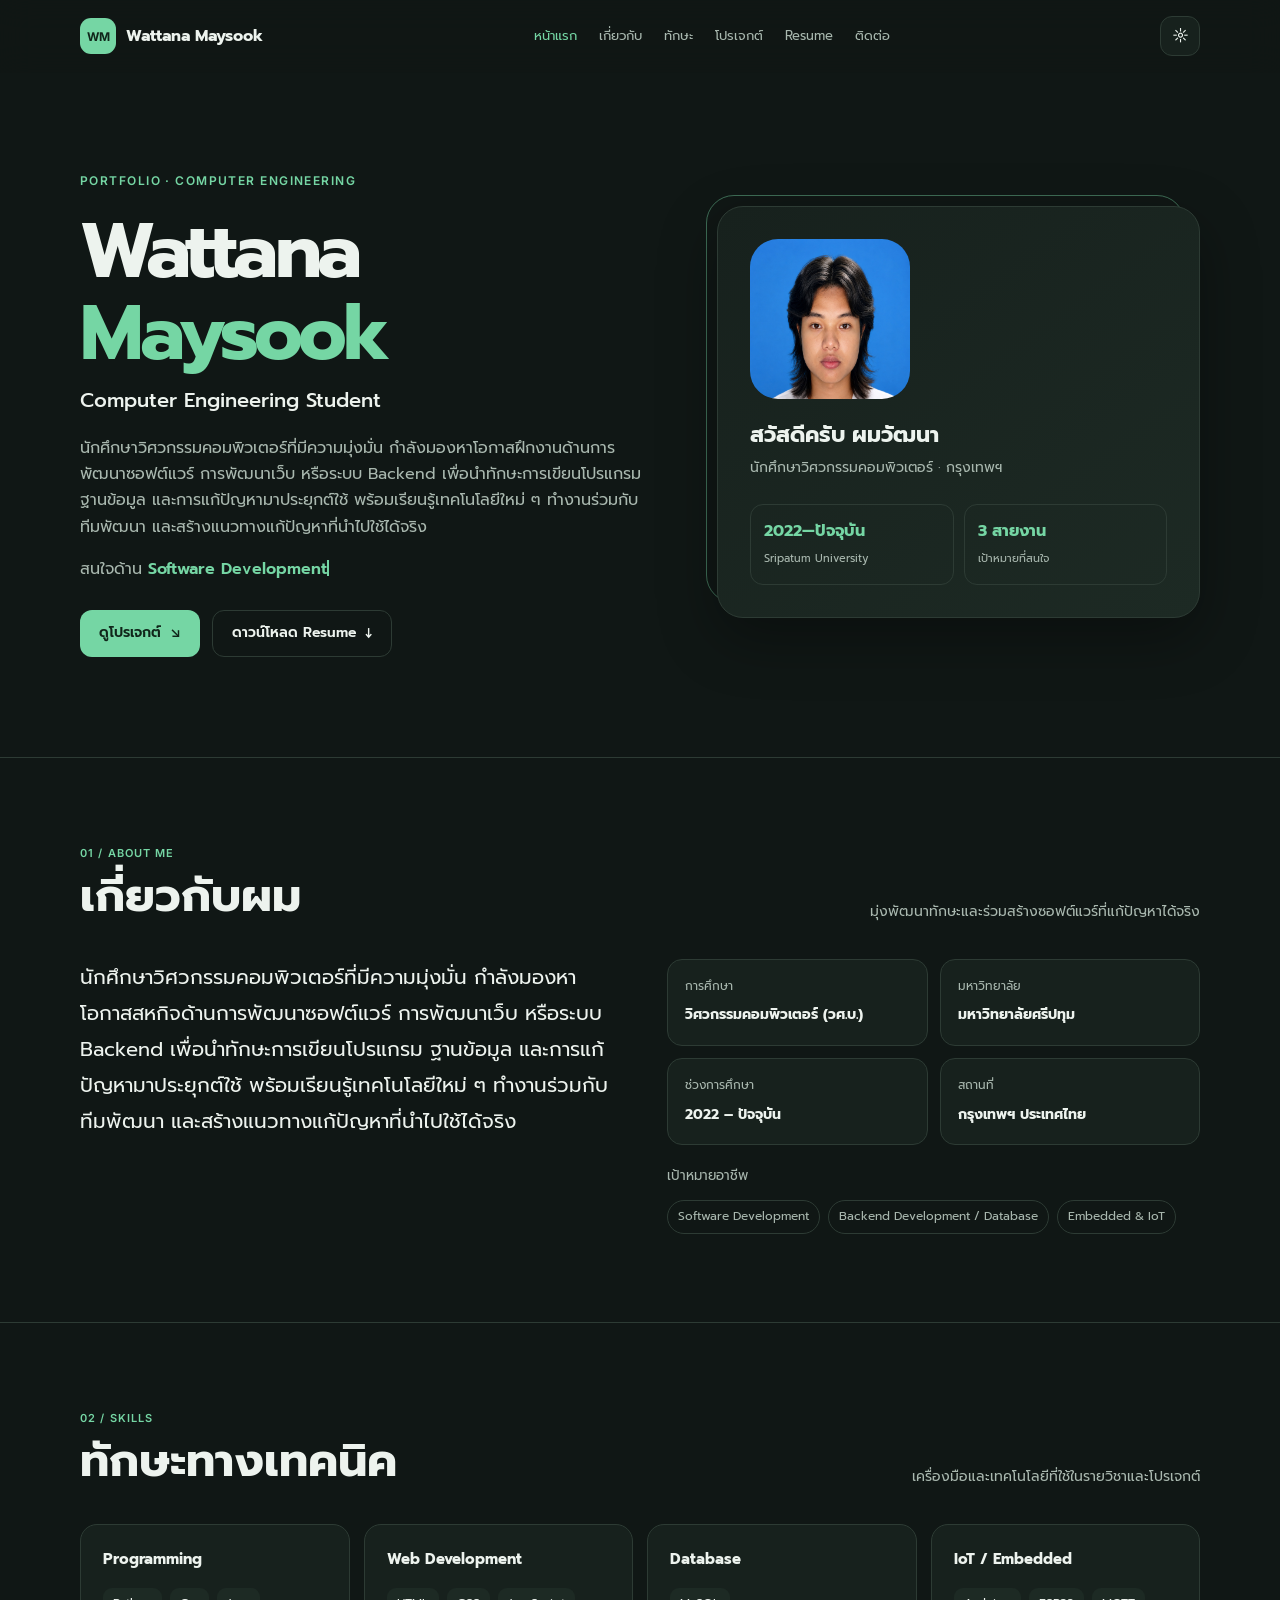
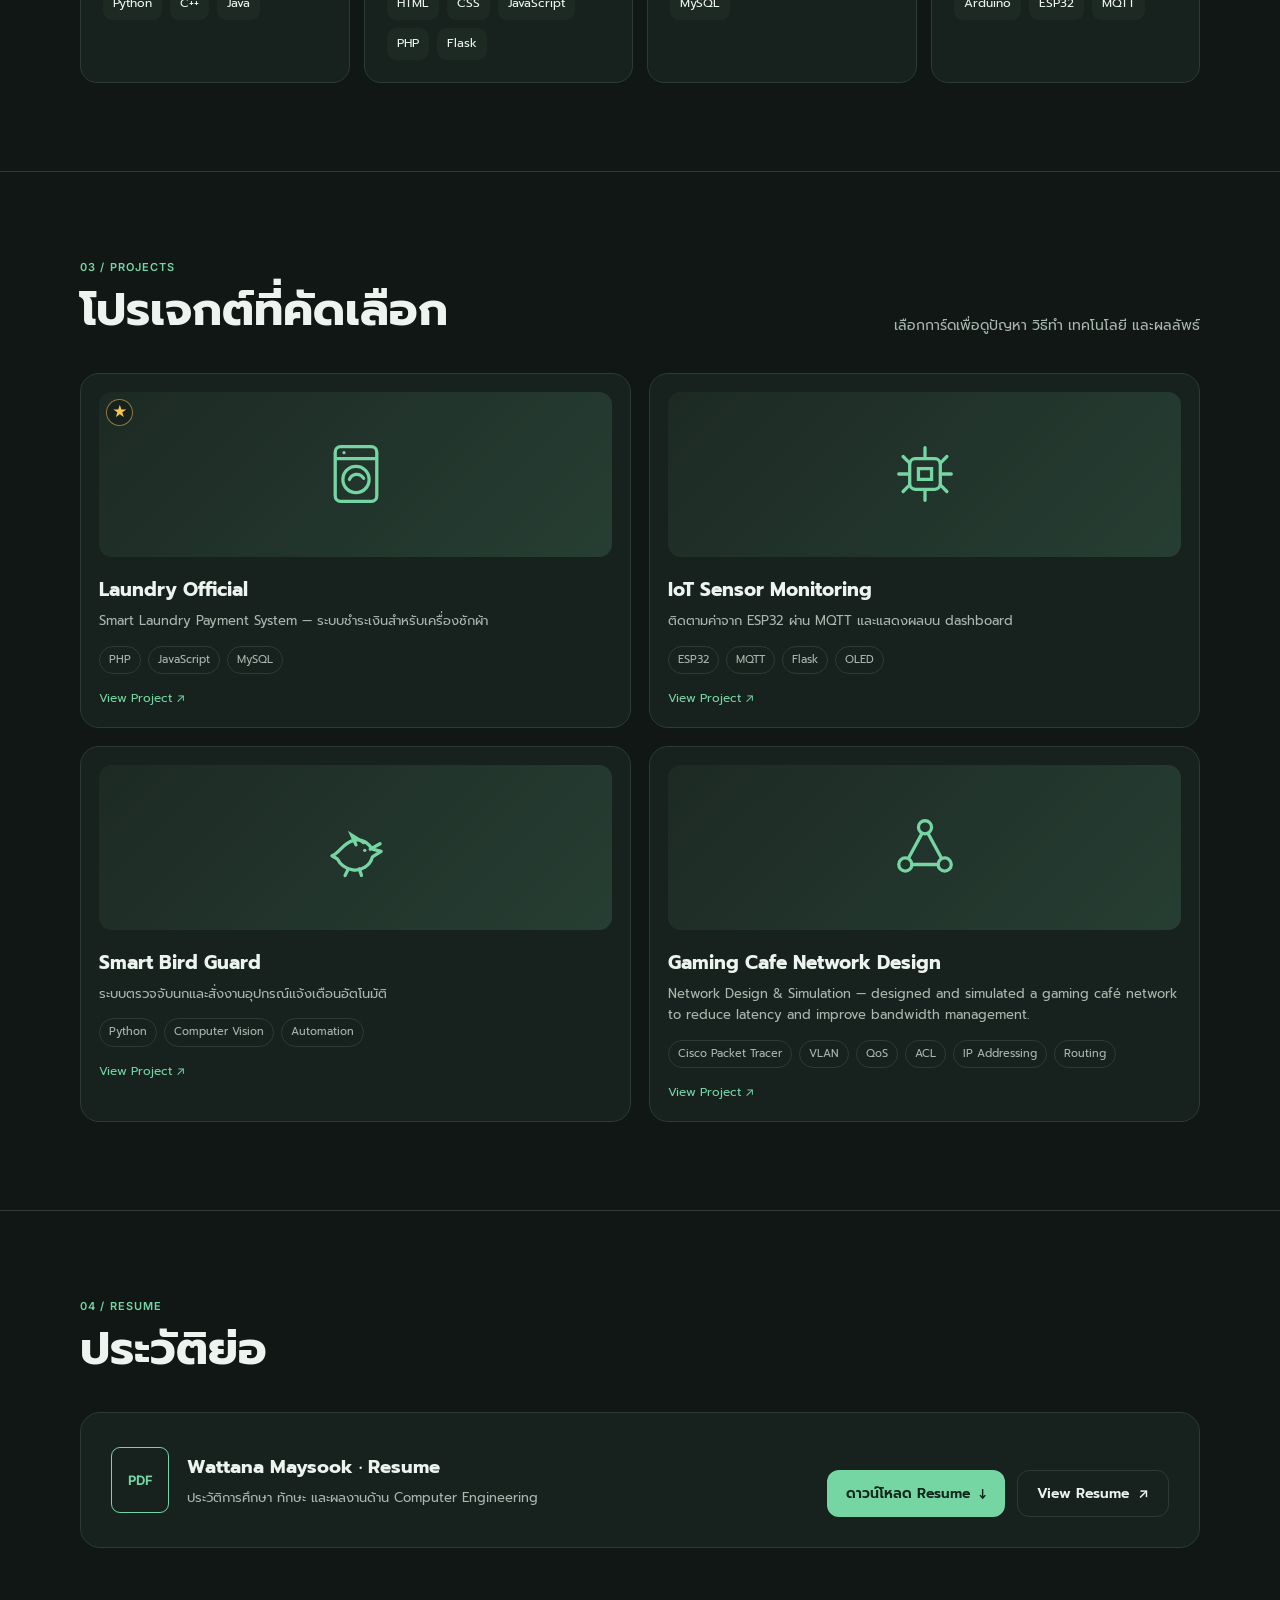
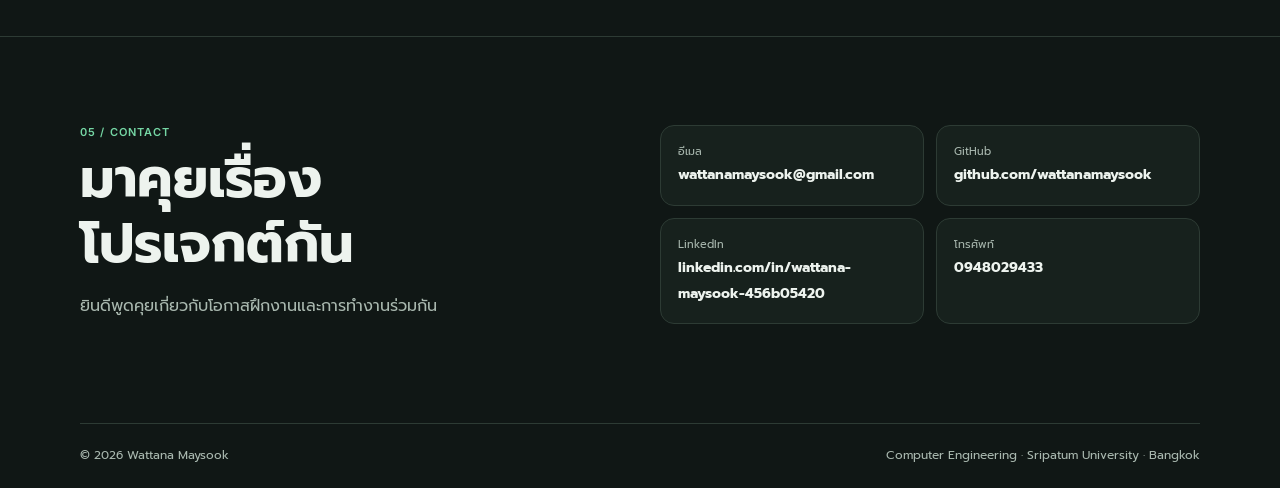
<file: index.html>
<!doctype html>
<html lang="th">
<head>
  <meta charset="utf-8">
  <meta name="viewport" content="width=device-width, initial-scale=1">
  <meta name="theme-color" content="#101715">
  <meta name="description" content="Wattana Maysook — นักศึกษาวิศวกรรมคอมพิวเตอร์ มหาวิทยาลัยศรีปทุม สนใจ Software Development, Backend Development, Database, Embedded และ IoT">
  <title>Wattana Maysook — Computer Engineering Portfolio</title>
  <link rel="preconnect" href="https://fonts.googleapis.com">
  <link rel="preconnect" href="https://fonts.gstatic.com" crossorigin>
  <link href="https://fonts.googleapis.com/css2?family=Inter:wght@400;500;600;700;800&family=Prompt:wght@300;400;500;600;700&display=swap" rel="stylesheet">
  <link rel="stylesheet" href="css/styles.css">
</head>
<body>
  <header class="topbar" id="topbar"><div class="shell topbar-inner">
    <a class="brand" href="#home" aria-label="Wattana Maysook หน้าหลัก"><span class="brand-mark">WM</span><span>Wattana Maysook</span></a>
    <nav class="nav" id="nav" aria-label="เมนูหลัก"><a href="#home">หน้าแรก</a><a href="#about">เกี่ยวกับ</a><a href="#skills">ทักษะ</a><a href="#projects">โปรเจกต์</a><a href="#resume">Resume</a><a href="#contact">ติดต่อ</a></nav>
    <div class="top-actions"><button class="icon-button" id="theme-toggle" type="button" aria-label="สลับธีม" title="สลับ Dark/Light mode">☼</button><button class="menu-button" id="menu-toggle" type="button" aria-label="เปิดเมนู" aria-expanded="false">☰</button></div>
  </div></header>
  <main>
    <section class="hero" id="home"><div class="shell hero-grid">
      <div data-reveal><span class="eyebrow">Portfolio · Computer Engineering</span><h1>Wattana<br><span>Maysook</span></h1><p class="hero-subtitle">Computer Engineering Student</p><p class="hero-lead">นักศึกษาวิศวกรรมคอมพิวเตอร์ที่มีความมุ่งมั่น กำลังมองหาโอกาสฝึกงานด้านการพัฒนาซอฟต์แวร์ การพัฒนาเว็บ หรือระบบ Backend เพื่อนำทักษะการเขียนโปรแกรม ฐานข้อมูล และการแก้ปัญหามาประยุกต์ใช้ พร้อมเรียนรู้เทคโนโลยีใหม่ ๆ ทำงานร่วมกับทีมพัฒนา และสร้างแนวทางแก้ปัญหาที่นำไปใช้ได้จริง</p><p class="hero-lead">สนใจด้าน <span class="typing" id="typing"></span><span class="caret" aria-hidden="true"></span></p><div class="actions"><a class="button" href="#projects">ดูโปรเจกต์ <span aria-hidden="true">↘</span></a><a class="button secondary" href="pdf/Resume.pdf" download="Resume.pdf">ดาวน์โหลด Resume <span aria-hidden="true">↓</span></a></div></div>
      <aside class="hero-card" data-reveal aria-label="ข้อมูลแนะนำตัว"><div class="avatar"><img src="images/heropg.jpg" alt="รูปโปรไฟล์ของวัฒนา" onerror="this.hidden=true;this.nextElementSibling.hidden=false"><span hidden aria-hidden="true">WM</span></div><h2>สวัสดีครับ ผมวัฒนา</h2><p>นักศึกษาวิศวกรรมคอมพิวเตอร์ · กรุงเทพฯ</p><div class="stats"><div class="stat"><strong>2022—ปัจจุบัน</strong><small>Sripatum University</small></div><div class="stat"><strong>3 สายงาน</strong><small>เป้าหมายที่สนใจ</small></div></div></aside>
    </div></section>
    <section class="section" id="about"><div class="shell"><div class="section-head" data-reveal><div><span class="section-index">01 / ABOUT ME</span><h2>เกี่ยวกับผม</h2></div><p class="section-note">มุ่งพัฒนาทักษะและร่วมสร้างซอฟต์แวร์ที่แก้ปัญหาได้จริง</p></div><div class="about-grid" data-reveal><p class="about-copy">นักศึกษาวิศวกรรมคอมพิวเตอร์ที่มีความมุ่งมั่น กำลังมองหาโอกาสสหกิจด้านการพัฒนาซอฟต์แวร์ การพัฒนาเว็บ หรือระบบ Backend เพื่อนำทักษะการเขียนโปรแกรม ฐานข้อมูล และการแก้ปัญหามาประยุกต์ใช้ พร้อมเรียนรู้เทคโนโลยีใหม่ ๆ ทำงานร่วมกับทีมพัฒนา และสร้างแนวทางแก้ปัญหาที่นำไปใช้ได้จริง</p><div class="about-details"><div class="detail"><small>การศึกษา</small><strong>วิศวกรรมคอมพิวเตอร์ (วศ.บ.)</strong></div><div class="detail"><small>มหาวิทยาลัย</small><strong>มหาวิทยาลัยศรีปทุม</strong></div><div class="detail"><small>ช่วงการศึกษา</small><strong>2022 – ปัจจุบัน</strong></div><div class="detail"><small>สถานที่</small><strong>กรุงเทพฯ ประเทศไทย</strong></div><div class="goals"><small class="muted">เป้าหมายอาชีพ</small><div class="goal-list"><span>Software Development</span><span>Backend Development / Database</span><span>Embedded &amp; IoT</span></div></div></div></div></div></section>
    <section class="section" id="skills"><div class="shell"><div class="section-head" data-reveal><div><span class="section-index">02 / SKILLS</span><h2>ทักษะทางเทคนิค</h2></div><p class="section-note">เครื่องมือและเทคโนโลยีที่ใช้ในรายวิชาและโปรเจกต์</p></div><div class="skills-grid"><article class="skill-group" data-reveal><h3>Programming</h3><div class="badges"><span>Python</span><span>C++</span><span>Java</span></div></article><article class="skill-group" data-reveal><h3>Web Development</h3><div class="badges"><span>HTML</span><span>CSS</span><span>JavaScript</span><span>PHP</span><span>Flask</span></div></article><article class="skill-group" data-reveal><h3>Database</h3><div class="badges"><span>MySQL</span></div></article><article class="skill-group" data-reveal><h3>IoT / Embedded</h3><div class="badges"><span>Arduino</span><span>ESP32</span><span>MQTT</span></div></article></div></div></section>
    <section class="section" id="projects"><div class="shell"><div class="section-head" data-reveal><div><span class="section-index">03 / PROJECTS</span><h2>โปรเจกต์ที่คัดเลือก</h2></div><p class="section-note">เลือกการ์ดเพื่อดูปัญหา วิธีทำ เทคโนโลยี และผลลัพธ์</p></div><div class="project-grid" id="project-grid"></div></div></section>
    <section class="section" id="resume"><div class="shell"><div class="section-head" data-reveal><div><span class="section-index">04 / RESUME</span><h2>ประวัติย่อ</h2></div></div><div class="resume-box" data-reveal><div class="resume-preview"><div class="resume-icon" aria-hidden="true">PDF</div><div><h3>Wattana Maysook · Resume</h3><p>ประวัติการศึกษา ทักษะ และผลงานด้าน Computer Engineering</p></div></div><div class="actions"><a class="button" href="pdf/Resume.pdf" download="Resume.pdf">ดาวน์โหลด Resume <span aria-hidden="true">↓</span></a><a class="button secondary" href="pdf/Resume.pdf" type="application/pdf">View Resume <span aria-hidden="true">↗</span></a></div></div></div></section>
    <section class="section" id="contact"><div class="shell contact-grid"><div data-reveal><span class="section-index">05 / CONTACT</span><h2>มาคุยเรื่อง<br>โปรเจกต์กัน</h2><p class="muted">ยินดีพูดคุยเกี่ยวกับโอกาสฝึกงานและการทำงานร่วมกัน</p></div><div class="contact-links" data-reveal>
      <!-- แก้ข้อมูลช่องทางติดต่อที่นี่ -->
      <a class="contact-link" href="mailto:wattanamaysook@gmail.com"><small>อีเมล</small><strong>wattanamaysook@gmail.com</strong></a><a class="contact-link" href="https://github.com/wattanamaysook" target="_blank" rel="noopener"><small>GitHub</small><strong>github.com/wattanamaysook</strong></a><a class="contact-link" href="https://www.linkedin.com/in/wattana-maysook-456b05420/?isSelfProfile=true" target="_blank" rel="noopener noreferrer"><small>LinkedIn</small><strong>linkedin.com/in/wattana-maysook-456b05420</strong></a><a class="contact-link" href="tel:+66948029433"><small>โทรศัพท์</small><strong>0948029433</strong></a>
    </div></div></section>
  </main>
  <footer class="footer shell"><span>© <span id="year"></span> Wattana Maysook</span><span>Computer Engineering · Sripatum University · Bangkok</span></footer>
  <div class="modal-backdrop" id="modal-backdrop" aria-hidden="true"><section class="modal" id="project-modal" role="dialog" aria-modal="true" aria-labelledby="modal-title" aria-describedby="modal-description" tabindex="-1"><div class="modal-top"><div><span class="eyebrow">Project details</span><h2 id="modal-title"></h2><p class="modal-desc" id="modal-description"></p></div><button class="icon-button modal-close" id="modal-close" type="button" aria-label="ปิดหน้าต่าง">×</button></div><div class="modal-content" id="modal-content"></div><div class="modal-links" id="modal-links"></div></section></div>
  <script src="js/main.js?v=2" defer></script>
</body>
</html>
</file>
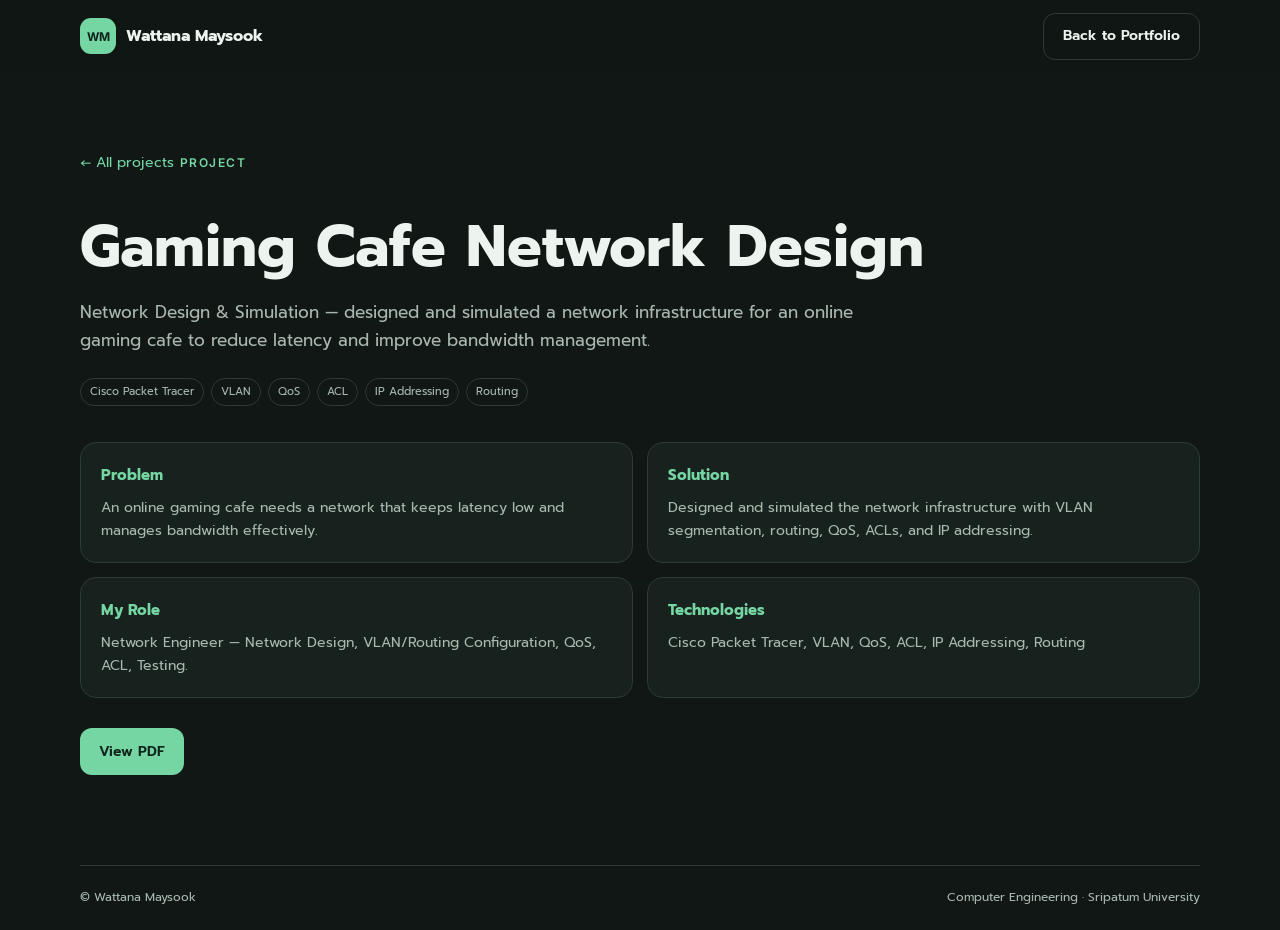
<file: projects/gaming-cafe-network.html>
<!doctype html>
<html lang="en">
<head>
  <meta charset="utf-8">
  <meta name="viewport" content="width=device-width, initial-scale=1">
  <meta name="theme-color" content="#101715">
  <title>Gaming Cafe Network Design — Wattana Maysook</title>
  <link rel="preconnect" href="https://fonts.googleapis.com">
  <link rel="preconnect" href="https://fonts.gstatic.com" crossorigin>
  <link href="https://fonts.googleapis.com/css2?family=Inter:wght@400;500;600;700;800&family=Prompt:wght@300;400;500;600;700&display=swap" rel="stylesheet">
  <link rel="stylesheet" href="../css/styles.css">
</head>
<body>
  <header class="topbar"><div class="shell topbar-inner"><a class="brand" href="../index.html"><span class="brand-mark">WM</span><span>Wattana Maysook</span></a><a class="button secondary" href="../index.html#projects">Back to Portfolio</a></div></header>
  <main class="project-detail shell">
    <a class="back-link" href="../index.html#projects">← All projects</a>
    <span class="eyebrow">Project</span>
    <h1>Gaming Cafe Network Design</h1>
    <p class="lead">Network Design & Simulation — designed and simulated a network infrastructure for an online gaming cafe to reduce latency and improve bandwidth management.</p>
    <div class="tags"><span class="tag">Cisco Packet Tracer</span><span class="tag">VLAN</span><span class="tag">QoS</span><span class="tag">ACL</span><span class="tag">IP Addressing</span><span class="tag">Routing</span></div>
    <div class="project-detail-grid">
      <article><h2>Problem</h2><p>An online gaming cafe needs a network that keeps latency low and manages bandwidth effectively.</p></article>
      <article><h2>Solution</h2><p>Designed and simulated the network infrastructure with VLAN segmentation, routing, QoS, ACLs, and IP addressing.</p></article>
      <article><h2>My Role</h2><p>Network Engineer — Network Design, VLAN/Routing Configuration, QoS, ACL, Testing.</p></article>
      <article><h2>Technologies</h2><p>Cisco Packet Tracer, VLAN, QoS, ACL, IP Addressing, Routing</p></article>
    </div>
    <div class="actions"><a class="button" href="../pdf/gaming-cafe-network.pdf" type="application/pdf">View PDF</a></div>
  </main>
  <footer class="footer shell"><span>© Wattana Maysook</span><span>Computer Engineering · Sripatum University</span></footer>
</body>
</html>
</file>
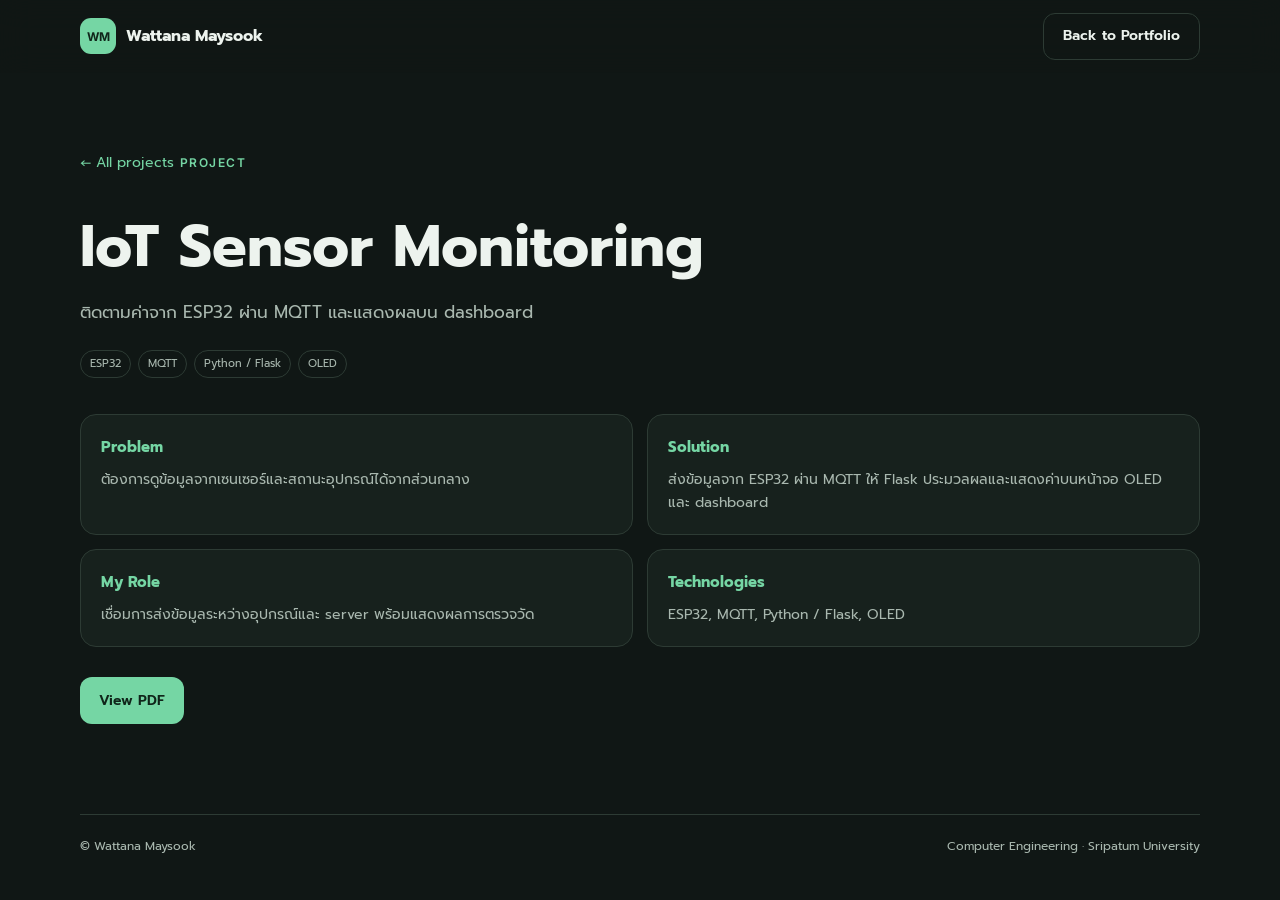
<file: projects/iot-sensor-monitoring.html>
<!doctype html>
<html lang="en">
<head>
  <meta charset="utf-8">
  <meta name="viewport" content="width=device-width, initial-scale=1">
  <meta name="theme-color" content="#101715">
  <title>IoT Sensor Monitoring — Wattana Maysook</title>
  <link rel="preconnect" href="https://fonts.googleapis.com">
  <link rel="preconnect" href="https://fonts.gstatic.com" crossorigin>
  <link href="https://fonts.googleapis.com/css2?family=Inter:wght@400;500;600;700;800&family=Prompt:wght@300;400;500;600;700&display=swap" rel="stylesheet">
  <link rel="stylesheet" href="../css/styles.css">
</head>
<body>
  <header class="topbar"><div class="shell topbar-inner"><a class="brand" href="../index.html"><span class="brand-mark">WM</span><span>Wattana Maysook</span></a><a class="button secondary" href="../index.html#projects">Back to Portfolio</a></div></header>
  <main class="project-detail shell">
    <a class="back-link" href="../index.html#projects">← All projects</a>
    <span class="eyebrow">Project</span>
    <h1>IoT Sensor Monitoring</h1>
    <p class="lead">ติดตามค่าจาก ESP32 ผ่าน MQTT และแสดงผลบน dashboard</p>
    <div class="tags"><span class="tag">ESP32</span><span class="tag">MQTT</span><span class="tag">Python / Flask</span><span class="tag">OLED</span></div>
    <div class="project-detail-grid">
      <article><h2>Problem</h2><p>ต้องการดูข้อมูลจากเซนเซอร์และสถานะอุปกรณ์ได้จากส่วนกลาง</p></article>
      <article><h2>Solution</h2><p>ส่งข้อมูลจาก ESP32 ผ่าน MQTT ให้ Flask ประมวลผลและแสดงค่าบนหน้าจอ OLED และ dashboard</p></article>
      <article><h2>My Role</h2><p>เชื่อมการส่งข้อมูลระหว่างอุปกรณ์และ server พร้อมแสดงผลการตรวจวัด</p></article>
      <article><h2>Technologies</h2><p>ESP32, MQTT, Python / Flask, OLED</p></article>
    </div>
    <div class="actions"><a class="button" href="../pdf/iot-sensor-monitoring.pptx.pdf" type="application/pdf">View PDF</a></div>
  </main>
  <footer class="footer shell"><span>© Wattana Maysook</span><span>Computer Engineering · Sripatum University</span></footer>
</body>
</html>
</file>
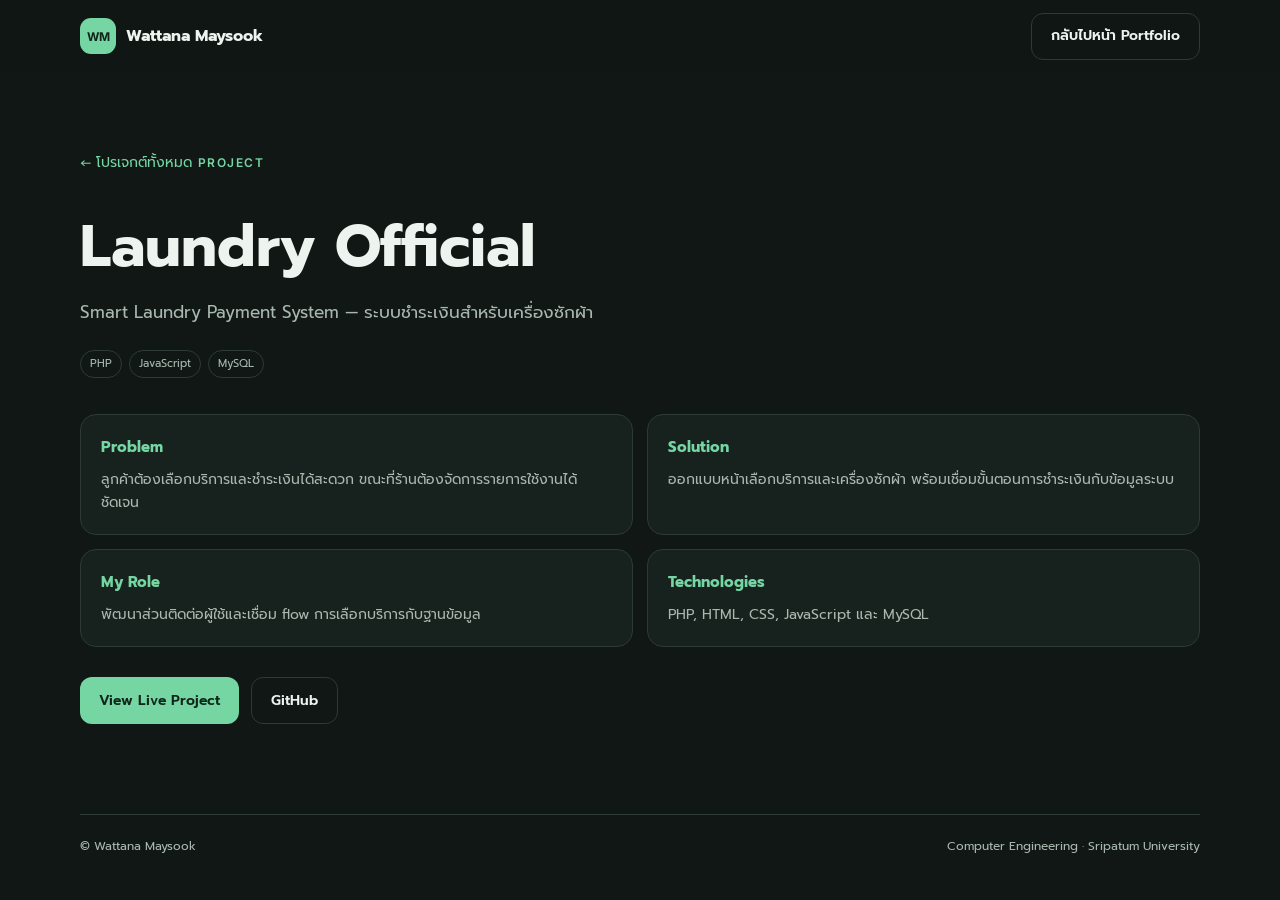
<file: projects/laundry-official.html>
<!doctype html>
<html lang="th">
<head>
  <meta charset="utf-8">
  <meta name="viewport" content="width=device-width, initial-scale=1">
  <meta name="theme-color" content="#101715">
  <meta name="description" content="Laundry Official — Smart Laundry Payment System">
  <title>Laundry Official — Wattana Maysook</title>
  <link rel="preconnect" href="https://fonts.googleapis.com">
  <link rel="preconnect" href="https://fonts.gstatic.com" crossorigin>
  <link href="https://fonts.googleapis.com/css2?family=Inter:wght@400;500;600;700;800&family=Prompt:wght@300;400;500;600;700&display=swap" rel="stylesheet">
  <link rel="stylesheet" href="../css/styles.css">
</head>
<body>
  <header class="topbar"><div class="shell topbar-inner"><a class="brand" href="../index.html"><span class="brand-mark">WM</span><span>Wattana Maysook</span></a><a class="button secondary" href="../index.html#projects">กลับไปหน้า Portfolio</a></div></header>
  <main class="project-detail shell">
    <a class="back-link" href="../index.html#projects">← โปรเจกต์ทั้งหมด</a>
    <span class="eyebrow">Project</span>
    <h1>Laundry Official</h1>
    <p class="lead">Smart Laundry Payment System — ระบบชำระเงินสำหรับเครื่องซักผ้า</p>
    <div class="tags"><span class="tag">PHP</span><span class="tag">JavaScript</span><span class="tag">MySQL</span></div>
    <div class="project-detail-grid">
      <article><h2>Problem</h2><p>ลูกค้าต้องเลือกบริการและชำระเงินได้สะดวก ขณะที่ร้านต้องจัดการรายการใช้งานได้ชัดเจน</p></article>
      <article><h2>Solution</h2><p>ออกแบบหน้าเลือกบริการและเครื่องซักผ้า พร้อมเชื่อมขั้นตอนการชำระเงินกับข้อมูลระบบ</p></article>
      <article><h2>My Role</h2><p>พัฒนาส่วนติดต่อผู้ใช้และเชื่อม flow การเลือกบริการกับฐานข้อมูล</p></article>
      <article><h2>Technologies</h2><p>PHP, HTML, CSS, JavaScript และ MySQL</p></article>
    </div>
    <div class="actions"><a class="button" href="https://laundryofficial.infinityfree.io/" target="_blank" rel="noopener noreferrer">View Live Project</a><a class="button secondary" href="https://github.com/wattanamaysook/laundry-official" target="_blank" rel="noopener noreferrer">GitHub</a></div>
  </main>
  <footer class="footer shell"><span>© Wattana Maysook</span><span>Computer Engineering · Sripatum University</span></footer>
</body>
</html>
</file>
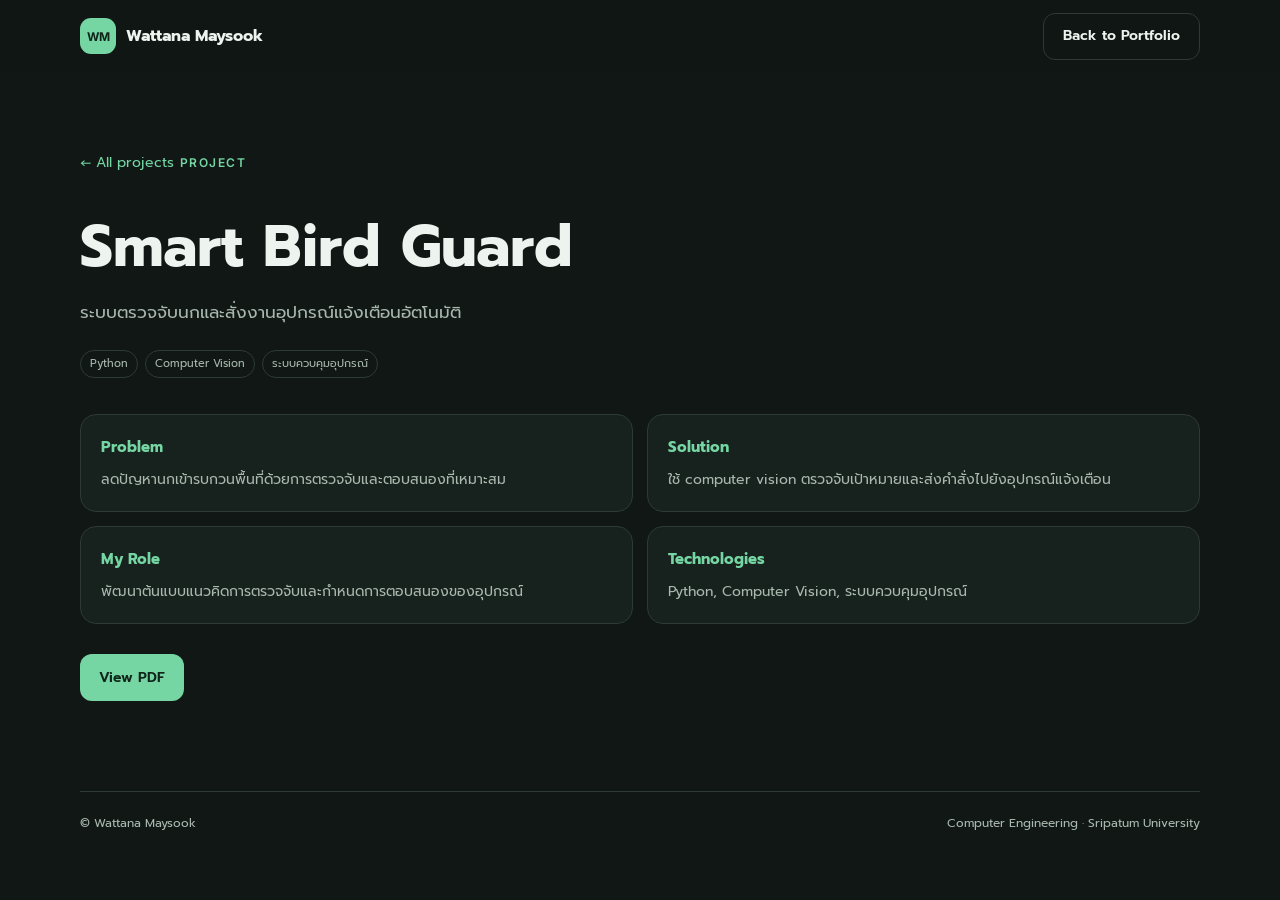
<file: projects/smart-bird-guard.html>
<!doctype html>
<html lang="en">
<head>
  <meta charset="utf-8">
  <meta name="viewport" content="width=device-width, initial-scale=1">
  <meta name="theme-color" content="#101715">
  <title>Smart Bird Guard — Wattana Maysook</title>
  <link rel="preconnect" href="https://fonts.googleapis.com">
  <link rel="preconnect" href="https://fonts.gstatic.com" crossorigin>
  <link href="https://fonts.googleapis.com/css2?family=Inter:wght@400;500;600;700;800&family=Prompt:wght@300;400;500;600;700&display=swap" rel="stylesheet">
  <link rel="stylesheet" href="../css/styles.css">
</head>
<body>
  <header class="topbar"><div class="shell topbar-inner"><a class="brand" href="../index.html"><span class="brand-mark">WM</span><span>Wattana Maysook</span></a><a class="button secondary" href="../index.html#projects">Back to Portfolio</a></div></header>
  <main class="project-detail shell">
    <a class="back-link" href="../index.html#projects">← All projects</a>
    <span class="eyebrow">Project</span>
    <h1>Smart Bird Guard</h1>
    <p class="lead">ระบบตรวจจับนกและสั่งงานอุปกรณ์แจ้งเตือนอัตโนมัติ</p>
    <div class="tags"><span class="tag">Python</span><span class="tag">Computer Vision</span><span class="tag">ระบบควบคุมอุปกรณ์</span></div>
    <div class="project-detail-grid">
      <article><h2>Problem</h2><p>ลดปัญหานกเข้ารบกวนพื้นที่ด้วยการตรวจจับและตอบสนองที่เหมาะสม</p></article>
      <article><h2>Solution</h2><p>ใช้ computer vision ตรวจจับเป้าหมายและส่งคำสั่งไปยังอุปกรณ์แจ้งเตือน</p></article>
      <article><h2>My Role</h2><p>พัฒนาต้นแบบแนวคิดการตรวจจับและกำหนดการตอบสนองของอุปกรณ์</p></article>
      <article><h2>Technologies</h2><p>Python, Computer Vision, ระบบควบคุมอุปกรณ์</p></article>
    </div>
    <div class="actions"><a class="button" href="../pdf/Smart%20Bird%20Guard.pdf" type="application/pdf">View PDF</a></div>
  </main>
  <footer class="footer shell"><span>© Wattana Maysook</span><span>Computer Engineering · Sripatum University</span></footer>
</body>
</html>
</file>
<file: css/styles.css>
:root { color-scheme:dark; --bg:#101715; --surface:#17211d; --surface2:#1d2a24; --line:#2d3b34; --text:#edf3ee; --muted:#a9b8af; --accent:#75d6a4; --accent-ink:#10251a; --shadow:0 20px 60px #0005; --sans:'Prompt','Inter',sans-serif; --mono:'Inter',sans-serif; }
    [data-theme="light"] { color-scheme:light; --bg:#f5f8f5; --surface:#fff; --surface2:#eaf2ec; --line:#d6e1d9; --text:#17231b; --muted:#536459; --accent:#187c4c; --accent-ink:#fff; --shadow:0 20px 60px #23402a16; }
    *{box-sizing:border-box} html{scroll-behavior:smooth;scroll-padding-top:90px} body{margin:0;background:var(--bg);color:var(--text);font-family:var(--sans);line-height:1.65} a{color:inherit;text-decoration:none} button{font:inherit;color:inherit} button:focus-visible,a:focus-visible{outline:3px solid var(--accent);outline-offset:4px} .shell{width:min(1120px,calc(100% - 40px));margin:auto} .eyebrow{color:var(--accent);font:600 12px var(--mono);letter-spacing:.12em;text-transform:uppercase} .muted{color:var(--muted)}
    .topbar{position:sticky;top:0;z-index:20;background:color-mix(in srgb,var(--bg) 88%,transparent);backdrop-filter:blur(16px);border-bottom:1px solid transparent;transition:box-shadow .2s,border-color .2s}.topbar.scrolled{border-color:var(--line);box-shadow:0 8px 30px #0002}.topbar-inner{height:72px;display:flex;align-items:center;justify-content:space-between;gap:22px}.brand{display:flex;align-items:center;gap:10px;font-weight:700;white-space:nowrap}.brand-mark{display:grid;place-items:center;width:36px;height:36px;background:var(--accent);color:var(--accent-ink);border-radius:11px;font:700 12px var(--mono)}.nav{display:flex;align-items:center;gap:22px}.nav a{font-size:13px;color:var(--muted);transition:color .2s}.nav a:hover,.nav a[aria-current="location"]{color:var(--accent)}.top-actions{display:flex;gap:9px;align-items:center}.icon-button,.menu-button{width:40px;height:40px;display:grid;place-items:center;border:1px solid var(--line);border-radius:12px;background:var(--surface);cursor:pointer}.menu-button{display:none}
    .hero{padding:94px 0 100px;overflow:hidden}.hero-grid{display:grid;grid-template-columns:1.08fr .92fr;align-items:center;gap:70px}.hero h1{font-size:clamp(45px,7vw,76px);line-height:1.08;letter-spacing:-.045em;margin:18px 0 8px}.hero h1 span{color:var(--accent)}.hero-subtitle{font-size:20px;font-weight:500;margin:0 0 18px}.hero-lead{max-width:590px;color:var(--muted);font-size:16px}.typing{color:var(--accent);font-weight:600;min-height:28px}.caret{display:inline-block;width:2px;height:1em;background:var(--accent);vertical-align:-.12em;animation:blink .8s steps(2) infinite}@keyframes blink{50%{opacity:0}}.actions{display:flex;flex-wrap:wrap;gap:12px;margin-top:27px}.button{display:inline-flex;min-height:47px;padding:0 19px;align-items:center;justify-content:center;gap:9px;border-radius:12px;background:var(--accent);color:var(--accent-ink);font-weight:600;font-size:14px;transition:transform .2s,filter .2s}.button:hover{transform:translateY(-2px);filter:brightness(1.08)}.button.secondary{background:transparent;color:var(--text);border:1px solid var(--line)}.hero-card{position:relative;padding:32px;border:1px solid var(--line);border-radius:26px;background:linear-gradient(145deg,var(--surface),var(--surface2));box-shadow:var(--shadow)}.hero-card:after{content:"";position:absolute;inset:-12px 14px 14px -12px;border:1px solid color-mix(in srgb,var(--accent) 45%,transparent);border-radius:28px;z-index:-1}.avatar{width:160px;height:160px;display:grid;place-items:center;overflow:hidden;border-radius:28px;background:var(--accent);color:var(--accent-ink);font-size:40px;font-weight:700}.avatar img{display:block;width:100%;height:100%;object-fit:cover}.hero-card h2{font-size:22px;margin:18px 0 3px}.hero-card p{margin:0;color:var(--muted);font-size:14px}.stats{display:grid;grid-template-columns:1fr 1fr;gap:10px;margin-top:25px}.stat{padding:13px;border:1px solid var(--line);border-radius:13px}.stat strong{display:block;color:var(--accent);font-size:16px}.stat small{font-size:11px;color:var(--muted)}
    .section{padding:88px 0;border-top:1px solid var(--line)}.section-head{display:flex;align-items:end;justify-content:space-between;gap:24px;margin-bottom:36px}.section-index{display:block;margin-bottom:8px;color:var(--accent);font:600 11px var(--mono);letter-spacing:.1em}.section h2{font-size:clamp(30px,4.5vw,46px);line-height:1.2;margin:0}.section-note{max-width:390px;margin:0;color:var(--muted);font-size:14px}.about-grid{display:grid;grid-template-columns:1fr 1fr;gap:54px}.about-copy{font-size:20px;line-height:1.8;margin:0}.about-copy em{color:var(--accent);font-style:normal}.about-details{display:grid;grid-template-columns:1fr 1fr;gap:12px}.detail{padding:17px;border:1px solid var(--line);border-radius:15px;background:var(--surface)}.detail small{display:block;color:var(--muted);font-size:12px;margin-bottom:5px}.detail strong{font-size:14px}.goals{grid-column:1/-1;margin-top:5px}.goal-list{display:flex;flex-wrap:wrap;gap:8px;margin-top:12px}.goal-list span,.tag{display:inline-flex;padding:6px 10px;border-radius:99px;border:1px solid var(--line);color:var(--muted);font-size:12px}
    .skills-grid{display:grid;grid-template-columns:repeat(4,1fr);gap:14px}.skill-group{padding:22px;border:1px solid var(--line);border-radius:17px;background:var(--surface)}.skill-group h3{margin:0 0 16px;font-size:15px}.badges{display:flex;flex-wrap:wrap;gap:8px}.badges span{padding:6px 10px;background:var(--surface2);border-radius:9px;font-size:12px;opacity:0;transform:translateY(8px);transition:opacity .45s,transform .45s}.skill-group.visible .badges span{opacity:1;transform:none}.skill-group.visible .badges span:nth-child(2){transition-delay:.05s}.skill-group.visible .badges span:nth-child(3){transition-delay:.1s}.skill-group.visible .badges span:nth-child(4){transition-delay:.15s}
    .project-grid{display:grid;grid-template-columns:repeat(2,minmax(0,1fr));gap:18px}.project-card{position:relative;padding:18px;border:1px solid var(--line);border-radius:19px;background:var(--surface);cursor:pointer;transition:transform .22s,border-color .22s,box-shadow .22s}.project-card:hover{transform:translateY(-5px);border-color:var(--accent);box-shadow:var(--shadow)}.featured-star{position:absolute;top:25px;left:25px;z-index:1;width:27px;height:27px;display:grid;place-items:center;border:1px solid #f5c45188;border-radius:50%;background:var(--surface);color:#f5c451;font-size:15px;line-height:1}.project-visual{height:165px;display:grid;place-items:center;border-radius:13px;background:linear-gradient(135deg,var(--surface2),color-mix(in srgb,var(--accent) 16%,var(--surface)));color:var(--accent);margin-bottom:17px}.project-visual svg{width:70px;height:70px}.project-card h3{font-size:19px;margin:0 0 5px}.project-card p{color:var(--muted);font-size:13px;margin:0 0 14px}.tags{display:flex;flex-wrap:wrap;gap:7px}.tag{font-size:11px;padding:4px 9px}.card-hint{margin-top:15px;color:var(--accent);font-size:12px}
    .resume-box{display:flex;align-items:center;justify-content:space-between;gap:28px;padding:30px;border:1px solid var(--line);border-radius:20px;background:var(--surface)}.resume-preview{display:flex;align-items:center;gap:18px}.resume-icon{width:58px;height:66px;border:1px solid var(--accent);border-radius:9px;display:grid;place-items:center;color:var(--accent);font:700 13px var(--mono)}.resume-box h3{margin:0 0 4px}.resume-box p{margin:0;color:var(--muted);font-size:13px}
    .contact-grid{display:grid;grid-template-columns:1fr 1fr;gap:40px;align-items:start}.contact-grid h2{font-size:clamp(36px,5vw,54px)}.contact-links{display:grid;grid-template-columns:1fr 1fr;gap:12px}.contact-link{padding:17px;border:1px solid var(--line);border-radius:14px;background:var(--surface);transition:border-color .2s}.contact-link:hover{border-color:var(--accent)}.contact-link small{display:block;color:var(--muted);font-size:11px}.contact-link strong{font-size:14px;overflow-wrap:anywhere}.footer{border-top:1px solid var(--line);padding:22px 0;color:var(--muted);font-size:12px;display:flex;justify-content:space-between;gap:15px}
    [data-reveal]{opacity:0;transform:translateY(18px);transition:opacity .65s ease,transform .65s ease}[data-reveal].visible{opacity:1;transform:none}
    .modal-backdrop{position:fixed;inset:0;z-index:50;background:#07100bd9;display:grid;place-items:center;padding:20px;opacity:0;visibility:hidden;transition:opacity .22s,visibility .22s}.modal-backdrop.open{opacity:1;visibility:visible}.modal{width:min(680px,100%);max-height:min(88vh,850px);overflow:auto;background:var(--bg);border:1px solid var(--line);border-radius:22px;padding:28px;box-shadow:var(--shadow);transform:translateY(12px) scale(.99);transition:transform .22s}.open .modal{transform:none}.modal-top{display:flex;justify-content:space-between;gap:20px;align-items:start}.modal h2{margin:4px 0 6px;font-size:28px}.modal .modal-desc{color:var(--muted);margin:0}.modal-close{flex:0 0 40px}.modal-content{display:grid;gap:16px;margin-top:22px}.modal-content h3{font-size:14px;color:var(--accent);margin:0 0 4px}.modal-content p{margin:0;color:var(--muted);font-size:14px}.modal-links{display:flex;gap:10px;flex-wrap:wrap;margin-top:24px}
    @media(max-width:850px){.nav{gap:13px}.nav a{font-size:12px}.hero-grid{gap:42px}.skills-grid{grid-template-columns:repeat(2,1fr)}}
    @media(max-width:640px){html{scroll-padding-top:74px}.shell{width:calc(100% - 32px)}.topbar-inner{height:64px}.menu-button{display:grid}.nav{display:none;position:absolute;top:63px;left:0;right:0;padding:12px 16px 17px;background:var(--bg);border-bottom:1px solid var(--line);flex-direction:column;align-items:stretch;gap:2px}.nav.open{display:flex}.nav a{padding:9px 8px}.hero{padding:66px 0 74px}.hero-grid{grid-template-columns:1fr;gap:37px}.hero h1{font-size:clamp(45px,13vw,68px)}.hero-card{margin:0 8px}.section{padding:68px 0}.section-head{display:block}.section-note{margin-top:13px}.about-grid{grid-template-columns:1fr;gap:23px}.about-details{gap:9px}.detail{padding:13px}.skills-grid{grid-template-columns:1fr 1fr;gap:10px}.skill-group{padding:16px 13px}.project-grid{grid-template-columns:1fr}.project-visual{height:150px}.resume-box{align-items:flex-start;flex-direction:column;padding:22px}.resume-frame-wrap{padding:5px}.resume-frame{height:70vh;min-height:460px}.contact-grid{grid-template-columns:1fr;gap:25px}.contact-links{gap:9px}.contact-link{padding:13px}.footer{flex-direction:column;gap:3px}.modal{padding:21px}.modal h2{font-size:23px}}
    @media(prefers-reduced-motion:reduce){*,*::before,*::after{scroll-behavior:auto!important;animation-duration:.01ms!important;transition-duration:.01ms!important}[data-reveal]{opacity:1;transform:none}}

.project-detail{padding:76px 0 90px;min-height:75vh}.project-detail .back-link{display:inline-flex;color:var(--accent);margin-bottom:28px;font-size:14px}.project-detail h1{font-size:clamp(34px,6vw,58px);line-height:1.15;margin:12px 0}.project-detail .lead{max-width:780px;color:var(--muted);font-size:17px}.project-detail .tags{margin:24px 0 36px}.project-detail-grid{display:grid;grid-template-columns:repeat(2,minmax(0,1fr));gap:14px}.project-detail-grid article{padding:20px;border:1px solid var(--line);border-radius:16px;background:var(--surface)}.project-detail-grid h2{font-size:15px;color:var(--accent);margin:0 0 8px}.project-detail-grid p{margin:0;color:var(--muted);font-size:14px}.project-detail .actions{margin-top:30px}@media(max-width:640px){.project-detail{padding-top:48px}.project-detail-grid{grid-template-columns:1fr}}
</file>
